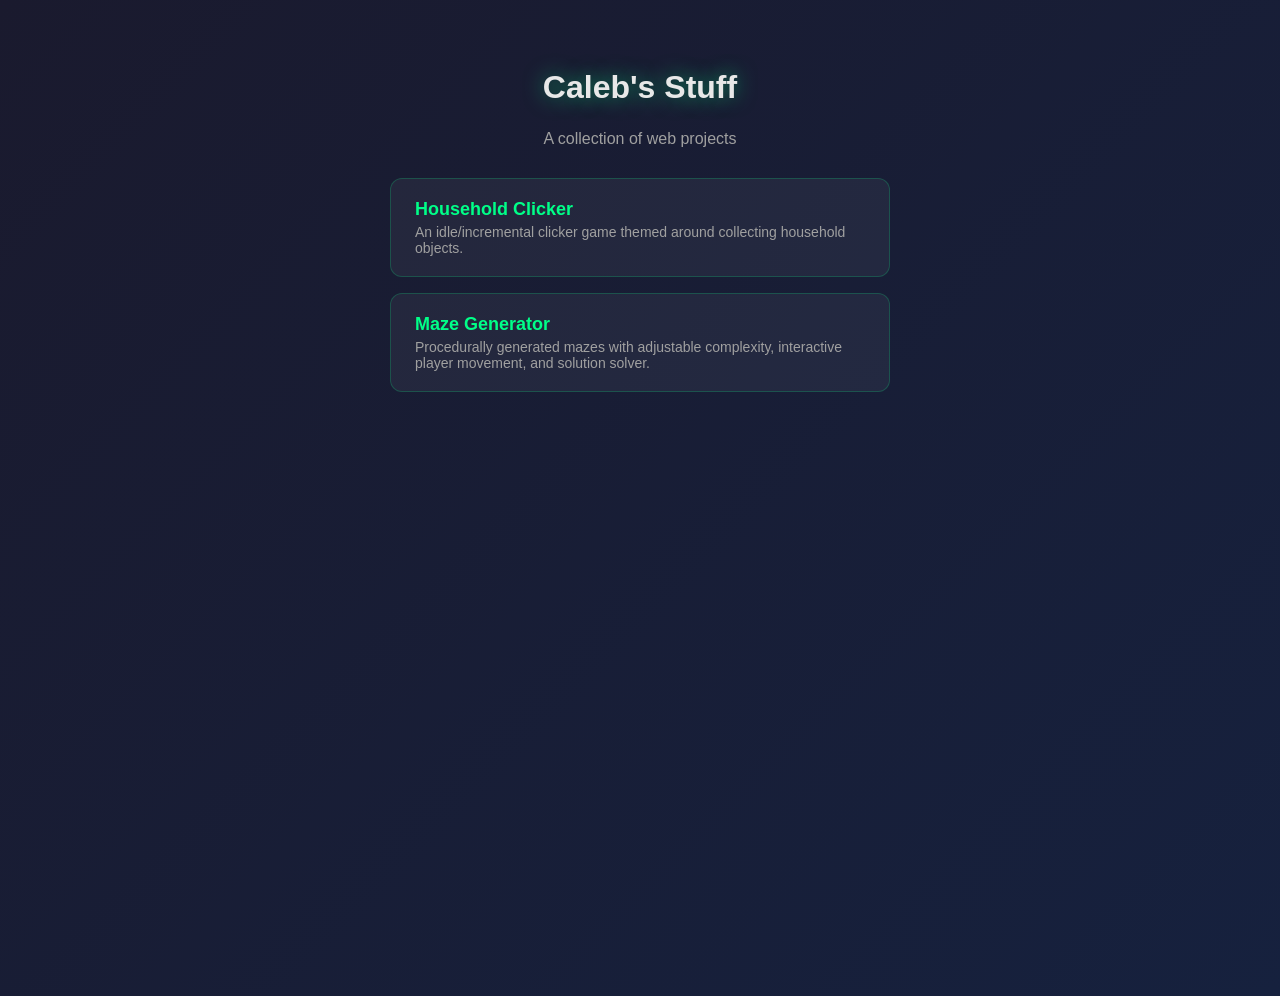
<file: index.html>
<!DOCTYPE html>
<html lang="en">
<head>
    <meta charset="UTF-8">
    <meta name="viewport" content="width=device-width, initial-scale=1.0">
    <title>Caleb's Stuff</title>
    <style>
        body {
            font-family: 'Segoe UI', Tahoma, Geneva, Verdana, sans-serif;
            background: linear-gradient(135deg, #1a1a2e 0%, #16213e 100%);
            min-height: 100vh;
            display: flex;
            flex-direction: column;
            align-items: center;
            padding: 40px 20px;
            color: #e8e8e8;
        }
        h1 {
            margin-bottom: 8px;
            text-shadow: 0 0 20px rgba(0, 255, 136, 0.5);
        }
        p.sub {
            color: #a0a0a0;
            margin-bottom: 30px;
        }
        .projects {
            display: flex;
            flex-direction: column;
            gap: 16px;
            width: 100%;
            max-width: 500px;
        }
        .project {
            background: rgba(255,255,255,0.05);
            border: 1px solid rgba(0,255,136,0.2);
            border-radius: 12px;
            padding: 20px 24px;
            text-decoration: none;
            color: #e8e8e8;
            transition: all 0.2s ease;
        }
        .project:hover {
            background: rgba(0,255,136,0.1);
            border-color: #00ff88;
            transform: translateY(-2px);
        }
        .project h2 {
            font-size: 18px;
            margin: 0 0 4px 0;
            color: #00ff88;
        }
        .project p {
            margin: 0;
            font-size: 14px;
            color: #a0a0a0;
        }
    </style>
</head>
<body>
    <h1>Caleb's Stuff</h1>
    <p class="sub">A collection of web projects</p>
    <div class="projects">
        <a class="project" href="clicker game/index.html">
            <h2>Household Clicker</h2>
            <p>An idle/incremental clicker game themed around collecting household objects.</p>
        </a>
        <a class="project" href="maze-generator/">
            <h2>Maze Generator</h2>
            <p>Procedurally generated mazes with adjustable complexity, interactive player movement, and solution solver.</p>
        </a>
    </div>
</body>
</html>
</file>
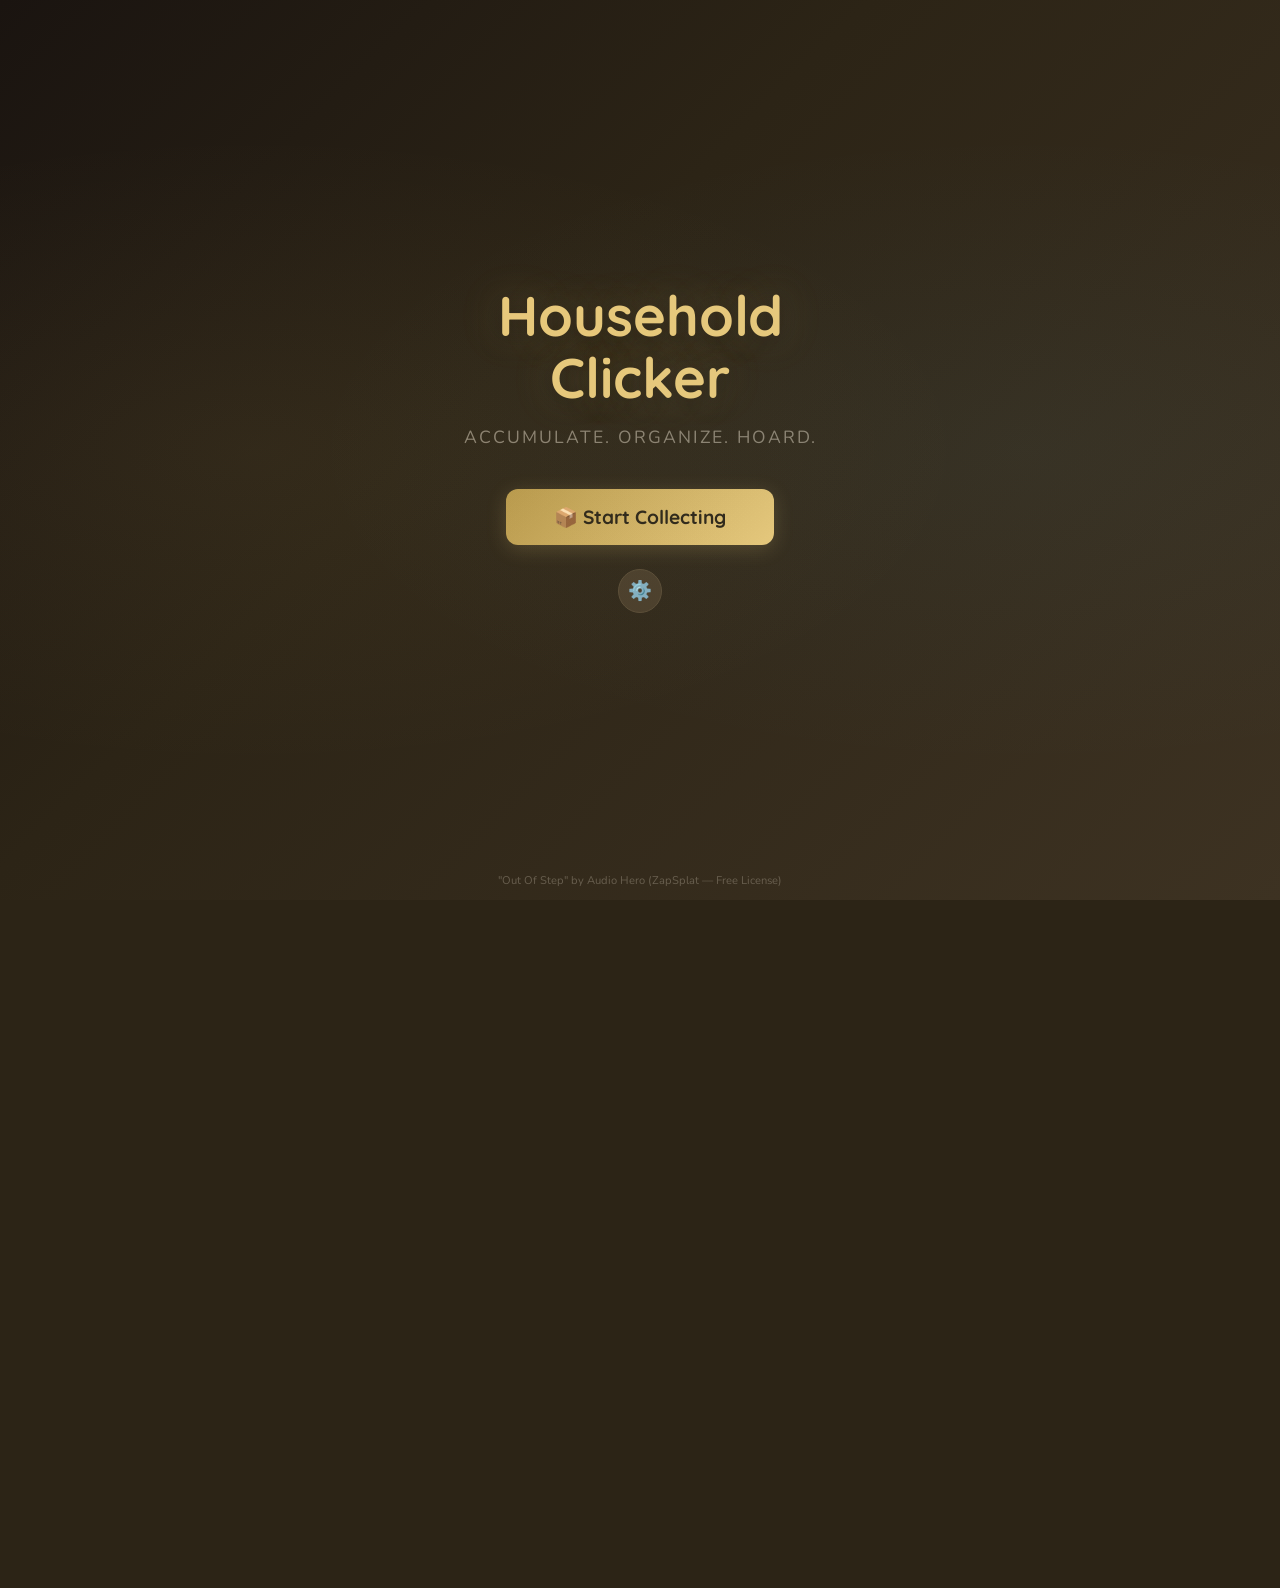
<file: clicker game/index.html>
<!DOCTYPE html>
<html lang="en">
<head>
  <meta charset="UTF-8">
  <meta name="viewport" content="width=device-width, initial-scale=1.0">
  <title>Household Clicker</title>
  <link rel="preconnect" href="https://fonts.googleapis.com">
  <link rel="preconnect" href="https://fonts.gstatic.com" crossorigin>
  <link href="https://fonts.googleapis.com/css2?family=Quicksand:wght@400;600;700&family=Nunito:wght@400;700&display=swap" rel="stylesheet">
  <link rel="stylesheet" href="style.css">
</head>
<body>
  <div id="homescreen">
    <div class="homescreen-content">
      <h1 class="homescreen-title">Household<br>Clicker</h1>
      <p class="homescreen-subtitle">Accumulate. Organize. Hoard.</p>
      <button id="start-btn" class="homescreen-btn">📦 Start Collecting</button>
      <div class="homescreen-settings">
        <button id="settings-toggle" class="settings-toggle">⚙️</button>
        <div id="settings-panel" class="settings-panel">
          <h3>Settings</h3>
          <label class="slider-label">Brightness
            <input type="range" id="brightness-slider" min="50" max="150" value="100">
          </label>
          <label class="slider-label">Sound
            <input type="range" id="sound-slider" min="0" max="100" value="100">
          </label>
          <label class="slider-label">SFX
            <input type="range" id="sfx-slider" min="0" max="100" value="100">
          </label>
          <label class="slider-label">Music
            <input type="range" id="music-slider" min="0" max="100" value="100">
          </label>
        </div>
      </div>
      <p class="homescreen-attribution">"Out Of Step" by Audio Hero (ZapSplat — Free License)</p>
    </div>
  </div>

  <div id="app">
    <header id="resource-bar">
      <div class="resource" id="stuff-display"><span class="res-icon">📦</span><span class="res-value" id="stuff-amount">0</span><span class="res-rate" id="stuff-rate">(+0/s)</span></div>
      <div class="resource" id="energy-display"><span class="res-icon">⚡</span><span class="res-value" id="energy-amount">0</span><span class="res-rate" id="energy-rate">(+0/s)</span></div>
      <div class="resource" id="rp-display"><span class="res-icon">📄</span><span class="res-value" id="research-points-amount">0</span><span class="res-rate" id="research-points-rate">(+0/s)</span></div>
      <div class="era-badge" id="room-badge">🚪 Closet</div>
    </header>

    <main>
      <section id="click-area">
        <div class="object-container">
          <div class="glow"></div>
          <button id="click-button" class="object-btn" aria-label="Click to acquire">📦</button>
          <div class="click-particles" id="click-particles"></div>
        </div>
        <p class="click-hint">Click to acquire <strong>+<span id="click-power-display">1</span></strong> Stuff</p>
      </section>

      <nav id="tab-bar">
        <button class="tab-btn active" data-tab="items">📦 Items</button>
        <button class="tab-btn" data-tab="lab">🔬 Lab</button>
        <button class="tab-btn" data-tab="energy">⚡ Energy</button>
        <button class="tab-btn" data-tab="upgrades">⬆️ Upgrades</button>
        <button class="tab-btn" data-tab="milestones">🏆 Milestones</button>
        <button class="tab-btn" data-tab="altar">🕯️ Altar</button>
      </nav>

      <section id="tab-content">
        <div class="tab-panel active" id="panel-items">
          <h2>Household Items</h2>
          <p class="panel-subtitle">Acquire items to generate Stuff automatically</p>
          <div id="items-list"></div>
        </div>

        <div class="tab-panel" id="panel-lab">
          <h2>🔬 Research Lab</h2>
          <p class="panel-subtitle">Build lab equipment to generate Research Points</p>
          <div id="research-status" class="research-banner powered">🟢 Research Running</div>
          <div id="research-lab-list"></div>
          <h3 style="margin-top:24px;">📖 Research Projects</h3>
          <p class="panel-subtitle">Spend Research Points on permanent upgrades</p>
          <div id="research-projects-list"></div>
        </div>

        <div class="tab-panel" id="panel-energy">
          <h2>⚡ Energy Production</h2>
          <p class="panel-subtitle">Build energy generators to produce ⚡</p>
          <div id="energy-items-list"></div>

          <h3 style="margin-top:24px;">⚡ Energy Balance</h3>
          <div class="energy-balance">
            <span>Producing: <strong id="energy-prod-display">+0/s</strong></span>
            <span>Research drain: <strong id="energy-drain-display">−0/s</strong></span>
          </div>

          <h3 style="margin-top:24px;">🚀 Energy Actions</h3>
          <div class="energy-actions">
            <div class="action-card">
              <button id="boost-btn" class="action-btn boost-btn" disabled style="display:none">🚀 Boost</button>
              <p id="boost-info" class="action-info">Unlock from Energy upgrades</p>
            </div>
            <div class="action-card">
              <button id="convert-btn" class="action-btn convert-btn" disabled style="display:none">🔄 Convert</button>
              <p id="convert-info" class="action-info">Unlock from Energy upgrades</p>
            </div>
          </div>
          <div class="auto-convert-row">
            <label class="toggle-label">
              <input type="checkbox" id="auto-convert-toggle"> Auto-Convert
            </label>
            <div class="auto-convert-config">
              <label>Amount: <input type="number" id="auto-convert-amount" value="500" min="50" step="50"> ⚡</label>
              <label>Every: <input type="number" id="auto-convert-interval" value="10" min="1" step="1">s</label>
            </div>
          </div>

          <h3 style="margin-top:24px;">⚡ Energy Upgrades</h3>
          <p class="panel-subtitle">Upgrades bought with Energy</p>
          <div id="energy-upgrades-list"></div>
        </div>

        <div class="tab-panel" id="panel-upgrades">
          <h2>Upgrades</h2>
          <p class="panel-subtitle">Permanent boosts for your household</p>
          <div id="upgrades-list"></div>
        </div>

        <div class="tab-panel" id="panel-milestones">
          <h2>Milestones</h2>
          <p class="panel-subtitle">Achievements throughout your journey</p>
          <div id="achievements-list"></div>
        </div>

        <div class="tab-panel" id="panel-altar">
          <h2>🕯️ Hygieia's Altar</h2>
          <p class="panel-subtitle">The goddess of cleanliness watches over your home...</p>
          <div class="altar-flavor">
            <p>"Bring me your clutter, and I shall bless your home."</p>
          </div>
          <div class="altar-cost-display" id="altar-cost">
            <div class="altar-cost-item"><span class="altar-cost-icon">📦</span><span id="altar-cost-stuff">0</span></div>
            <div class="altar-cost-item"><span class="altar-cost-icon">⚡</span><span id="altar-cost-energy">0</span></div>
            <div class="altar-cost-item"><span class="altar-cost-icon">📄</span><span id="altar-cost-rp">0</span></div>
          </div>
          <button id="altar-btn" class="altar-btn">🙏 Pray at the Altar</button>
          <div id="blessing-cards" class="blessing-cards"></div>
          <div id="owned-blessings">
            <h3>Your Blessings</h3>
            <div id="blessings-list"></div>
          </div>

          <div class="danger-zone">
            <h3>💀 Danger Zone</h3>
            <p>Permanently delete all progress, including blessings.</p>
            <button id="wipe-btn" class="wipe-btn">💥 Wipe Save</button>
          </div>
        </div>
      </section>
    </main>

    <div id="notification-container"></div>
  </div>

  <div id="tutorial-overlay" class="tutorial-overlay hidden">
    <div class="tutorial-spotlight" id="tutorial-spotlight"></div>
    <div class="tutorial-box" id="tutorial-box">
      <div class="tutorial-step-counter" id="tutorial-step-counter">1 / 8</div>
      <h3 class="tutorial-title" id="tutorial-title"></h3>
      <p class="tutorial-text" id="tutorial-text"></p>
      <div class="tutorial-controls">
        <button id="tutorial-back" class="tutorial-btn tutorial-back-btn">← Back</button>
        <button id="tutorial-skip" class="tutorial-btn tutorial-skip-btn">Skip</button>
        <button id="tutorial-next" class="tutorial-btn tutorial-next-btn">Next →</button>
      </div>
    </div>
  </div>

  <script src="js/gameState.js"></script>
  <script src="js/resources.js"></script>
  <script src="js/adaptations.js"></script>
  <script src="js/energy.js"></script>
  <script src="js/research.js"></script>
  <script src="js/upgrades.js"></script>
  <script src="js/achievements.js"></script>
  <script src="js/prestige.js"></script>
  <script src="js/save.js"></script>
  <script src="js/events.js"></script>
  <script src="js/ui.js"></script>
  <script src="js/whoosh_data.js"></script>
  <script src="js/audio.js"></script>
  <script src="js/tutorial.js"></script>
  <script src="js/main.js"></script>
</body>
</html>
</file>
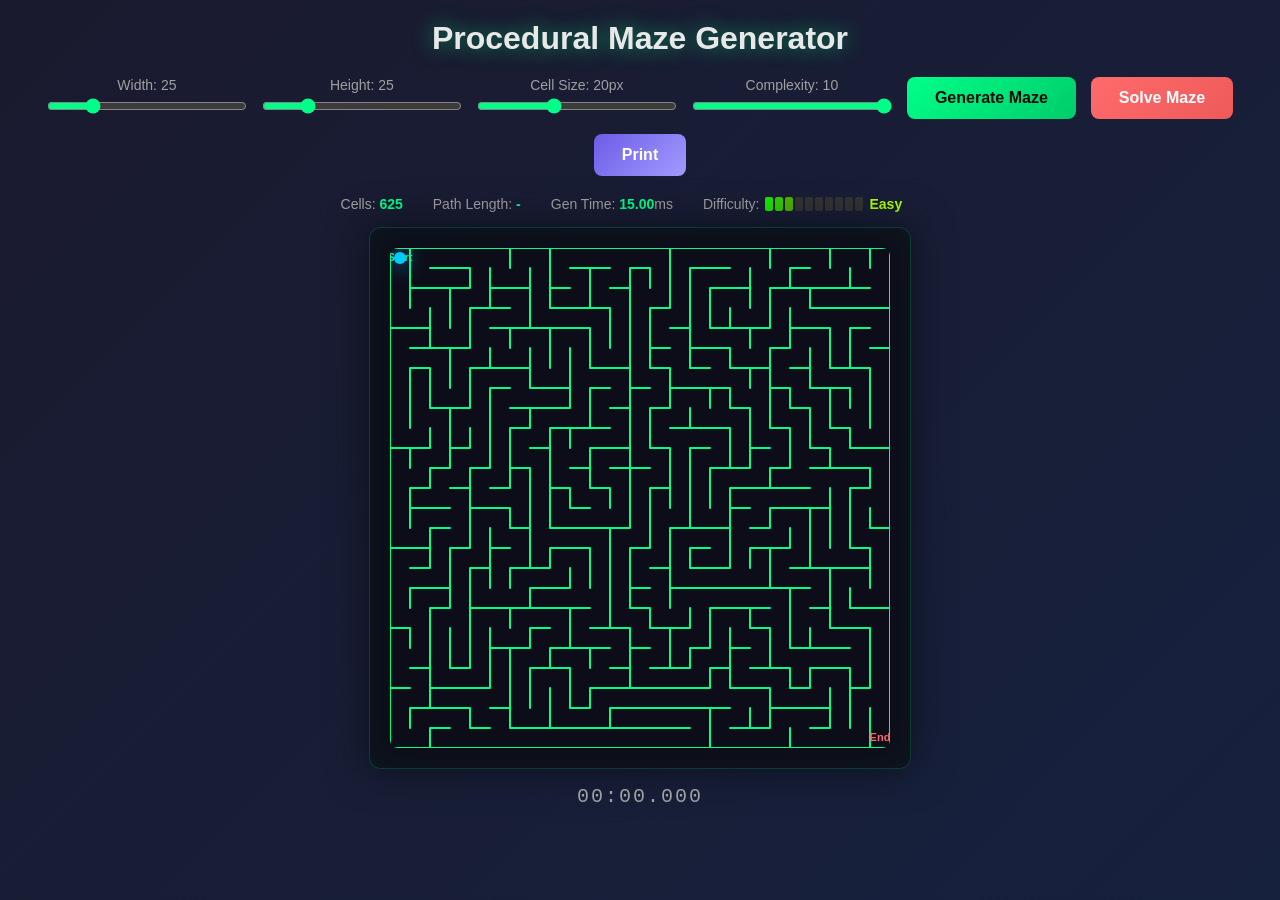
<file: maze-generator/index.html>
<!DOCTYPE html>
<html lang="en">
<head>
    <meta charset="UTF-8">
    <meta name="viewport" content="width=device-width, initial-scale=1.0">
    <title>Procedural Maze Generator</title>
    <style>
        * {
            margin: 0;
            padding: 0;
            box-sizing: border-box;
        }
        body {
            font-family: 'Segoe UI', Tahoma, Geneva, Verdana, sans-serif;
            background: linear-gradient(135deg, #1a1a2e 0%, #16213e 100%);
            min-height: 100vh;
            display: flex;
            flex-direction: column;
            align-items: center;
            padding: 20px;
        }
        h1 {
            color: #e8e8e8;
            margin-bottom: 20px;
            text-shadow: 0 0 20px rgba(0, 255, 136, 0.5);
        }
        .controls {
            display: flex;
            gap: 15px;
            margin-bottom: 20px;
            flex-wrap: wrap;
            justify-content: center;
        }
        .control-group {
            display: flex;
            flex-direction: column;
            align-items: center;
            gap: 5px;
        }
        label {
            color: #a0a0a0;
            font-size: 14px;
        }
        input[type="range"] {
            width: 200px;
            accent-color: #00ff88;
        }
        button {
            padding: 12px 28px;
            font-size: 16px;
            font-weight: 600;
            border: none;
            border-radius: 8px;
            cursor: pointer;
            transition: all 0.2s ease;
        }
        #generateBtn {
            background: linear-gradient(135deg, #00ff88 0%, #00cc6a 100%);
            color: #0a0a0a;
        }
        #generateBtn:hover {
            transform: translateY(-2px);
            box-shadow: 0 8px 25px rgba(0, 255, 136, 0.4);
        }
        #solveBtn {
            background: linear-gradient(135deg, #ff6b6b 0%, #ee5a5a 100%);
            color: white;
        }
        #solveBtn:hover {
            transform: translateY(-2px);
            box-shadow: 0 8px 25px rgba(255, 107, 107, 0.4);
        }
        #solveBtn:disabled {
            opacity: 0.5;
            cursor: not-allowed;
            transform: none;
        }
        #printBtn {
            background: linear-gradient(135deg, #6c5ce7 0%, #a29bfe 100%);
            color: white;
        }
        #printBtn:hover {
            transform: translateY(-2px);
            box-shadow: 0 8px 25px rgba(108, 92, 231, 0.4);
        }
        #printSize {
            display: none;
        }
        @media print {
            body {
                background: white !important;
                padding: 0 !important;
            }
            h1, .controls, .info, #printBtn, #solvedOverlay, .live-timer {
                display: none !important;
            }
            #mazeContainer {
                background: none !important;
                box-shadow: none !important;
                border: none !important;
                padding: 0 !important;
                border-radius: 0 !important;
                margin: 0 auto !important;
            }
            #mazeCanvas {
                border-radius: 0 !important;
                max-width: 100% !important;
                height: auto !important;
            }
            #printSize {
                display: block !important;
                text-align: center;
                font-family: 'Segoe UI', Tahoma, Geneva, Verdana, sans-serif;
                font-size: 18px;
                font-weight: 600;
                color: #000 !important;
                margin-bottom: 12px;
            }
        }
        .info {
            display: flex;
            gap: 30px;
            margin-bottom: 15px;
            color: #a0a0a0;
            font-size: 14px;
        }
        .info span {
            color: #00ff88;
            font-weight: 600;
        }
        .difficulty-meter {
            display: flex;
            align-items: center;
            gap: 6px;
            font-size: 14px;
        }
        .meter-bars {
            display: inline-flex;
            gap: 2px;
        }
        .meter-bar {
            width: 8px;
            height: 14px;
            border-radius: 2px;
            transition: background 0.3s;
        }
        .meter-bar.filled {
            background: #00ff88;
        }
        .meter-bar.empty {
            background: #333;
        }
        .meter-label {
            color: #00ff88;
            font-weight: 600;
            min-width: 70px;
        }
        #mazeContainer {
            background: #0d0d1a;
            border-radius: 12px;
            padding: 20px;
            box-shadow: 
                0 0 40px rgba(0, 0, 0, 0.5),
                inset 0 0 40px rgba(0, 255, 136, 0.05);
            border: 1px solid rgba(0, 255, 136, 0.2);
        }
        #mazeCanvas {
            display: block;
            border-radius: 8px;
        }
        #solvedOverlay {
            display: none;
            text-align: center;
            margin-top: 20px;
        }
        #solvedOverlay.visible {
            display: block;
        }
        .solved-text {
            font-size: 28px;
            font-weight: 700;
            color: #ffd700;
            text-shadow: 0 0 20px rgba(255, 215, 0, 0.5);
            margin-bottom: 8px;
        }
        .solved-time {
            font-size: 16px;
            color: #a0a0a0;
            margin-bottom: 12px;
            font-family: 'Courier New', monospace;
            letter-spacing: 1px;
        }
        .solved-buttons {
            display: flex;
            gap: 12px;
            justify-content: center;
        }
        .solved-buttons button {
            padding: 10px 24px;
            font-size: 14px;
            font-weight: 600;
            border: none;
            border-radius: 8px;
            cursor: pointer;
            transition: all 0.2s ease;
        }
        .live-timer {
            text-align: center;
            font-family: 'Courier New', monospace;
            font-size: 20px;
            color: #a0a0a0;
            margin-top: 16px;
            letter-spacing: 2px;
        }
        #dismissBtn {
            background: #444;
            color: #eee;
        }
        #dismissBtn:hover {
            background: #555;
        }
        #regenerateBtn {
            background: linear-gradient(135deg, #00ff88 0%, #00cc6a 100%);
            color: #0a0a0a;
        }
        #regenerateBtn:hover {
            transform: scale(1.05);
        }
        @media (max-width: 600px) {
            .controls {
                flex-direction: column;
                align-items: center;
            }
            input[type="range"] {
                width: 100%;
                max-width: 280px;
            }
            .info {
                flex-direction: column;
                gap: 5px;
            }
        }
    </style>
</head>
<body>
    <h1>Procedural Maze Generator</h1>
    
    <div class="controls">
        <div class="control-group">
            <label>Width: <span id="widthValue">25</span></label>
            <input type="range" id="widthRange" min="5" max="101" value="25" step="1">
        </div>
        <div class="control-group">
            <label>Height: <span id="heightValue">25</span></label>
            <input type="range" id="heightRange" min="5" max="101" value="25" step="1">
        </div>
        <div class="control-group">
            <label>Cell Size: <span id="cellSizeValue">20</span>px</label>
            <input type="range" id="cellSizeRange" min="8" max="40" value="20">
        </div>
        <div class="control-group">
            <label>Complexity: <span id="complexityValue">10</span></label>
            <input type="range" id="complexityRange" min="1" max="10" value="10">
        </div>
        <button id="generateBtn">Generate Maze</button>
        <button id="solveBtn" disabled>Solve Maze</button>
        <button id="printBtn">Print</button>
    </div>
    
    <div class="info">
        <div>Cells: <span id="cellCount">625</span></div>
        <div>Path Length: <span id="pathLength">-</span></div>
        <div>Gen Time: <span id="genTime">-</span>ms</div>
        <div class="difficulty-meter">
            Difficulty:
            <span class="meter-bars" id="meterBars"></span>
            <span class="meter-label" id="meterLabel">Very Hard</span>
        </div>
    </div>
    
    <div id="printSize"></div>
    <div id="mazeContainer">
        <canvas id="mazeCanvas"></canvas>
    </div>
    <div class="live-timer" id="liveTimer">00:00.000</div>
    <div id="solvedOverlay">
        <div class="solved-text">Solved!</div>
        <div class="solved-time" id="solvedTime"></div>
        <div class="solved-buttons">
            <button id="dismissBtn">Dismiss</button>
            <button id="regenerateBtn">Regenerate</button>
        </div>
    </div>

    <script src="maze.js"></script>
    <script>
        const canvas = document.getElementById('mazeCanvas');
        const ctx = canvas.getContext('2d');
        
        const widthRange = document.getElementById('widthRange');
        const heightRange = document.getElementById('heightRange');
        const cellSizeRange = document.getElementById('cellSizeRange');
        const complexityRange = document.getElementById('complexityRange');
        const widthValue = document.getElementById('widthValue');
        const heightValue = document.getElementById('heightValue');
        const cellSizeValue = document.getElementById('cellSizeValue');
        const complexityValue = document.getElementById('complexityValue');
        const cellCount = document.getElementById('cellCount');
        const pathLengthEl = document.getElementById('pathLength');
        const genTimeEl = document.getElementById('genTime');
        const generateBtn = document.getElementById('generateBtn');
        const solveBtn = document.getElementById('solveBtn');
        const printBtn = document.getElementById('printBtn');
        const printSize = document.getElementById('printSize');
        const solvedOverlay = document.getElementById('solvedOverlay');
        const dismissBtn = document.getElementById('dismissBtn');
        const regenerateBtn = document.getElementById('regenerateBtn');
        
        let maze = null;
        let solution = null;
        let animating = false;
        let playerX = 0;
        let playerY = 0;
        let playerVisualX = 0;
        let playerVisualY = 0;
        let playerAnim = null;
        let playerBounce = null;
        let won = false;
        let timerStart = null;
        let timerFrameId = null;
        
        widthRange.addEventListener('input', () => {
            widthValue.textContent = widthRange.value;
            updateCellCount();
            if (maze) updateDifficultyMeter(maze);
        });
        heightRange.addEventListener('input', () => {
            heightValue.textContent = heightRange.value;
            updateCellCount();
            if (maze) updateDifficultyMeter(maze);
        });
        cellSizeRange.addEventListener('input', () => {
            cellSizeValue.textContent = cellSizeRange.value;
        });
        complexityRange.addEventListener('input', () => {
            complexityValue.textContent = complexityRange.value;
            if (maze) updateDifficultyMeter(maze);
        });
        
        function countWallNeighbors(walls, width, height, type, y, x) {
            let count = 0;
            if (type === 'h') {
                if (x > 0 && walls.h[y][x - 1]) count++;
                if (x + 1 < width && walls.h[y][x + 1]) count++;
                if (y > 0 && walls.v[y - 1][x]) count++;
                if (y < height && walls.v[y][x]) count++;
                if (y > 0 && walls.v[y - 1][x + 1]) count++;
                if (y < height && walls.v[y][x + 1]) count++;
            } else {
                if (y > 0 && walls.v[y - 1][x]) count++;
                if (y + 1 < height && walls.v[y + 1][x]) count++;
                if (x > 0 && walls.h[y][x - 1]) count++;
                if (walls.h[y][x]) count++;
                if (x > 0 && walls.h[y + 1][x - 1]) count++;
                if (walls.h[y + 1][x]) count++;
            }
            return count;
        }

        function getWallNeighbors(walls, width, height, type, y, x) {
            const neighbors = [];
            if (type === 'h') {
                if (x > 0 && walls.h[y][x - 1]) neighbors.push({t: 'h', y: y, x: x - 1});
                if (x + 1 < width && walls.h[y][x + 1]) neighbors.push({t: 'h', y: y, x: x + 1});
                if (y > 0 && walls.v[y - 1][x]) neighbors.push({t: 'v', y: y - 1, x: x});
                if (y < height && walls.v[y][x]) neighbors.push({t: 'v', y: y, x: x});
                if (y > 0 && walls.v[y - 1][x + 1]) neighbors.push({t: 'v', y: y - 1, x: x + 1});
                if (y < height && walls.v[y][x + 1]) neighbors.push({t: 'v', y: y, x: x + 1});
            } else {
                if (y > 0 && walls.v[y - 1][x]) neighbors.push({t: 'v', y: y - 1, x: x});
                if (y + 1 < height && walls.v[y + 1][x]) neighbors.push({t: 'v', y: y + 1, x: x});
                if (x > 0 && walls.h[y][x - 1]) neighbors.push({t: 'h', y: y, x: x - 1});
                if (walls.h[y][x]) neighbors.push({t: 'h', y: y, x: x});
                if (x > 0 && walls.h[y + 1][x - 1]) neighbors.push({t: 'h', y: y + 1, x: x - 1});
                if (walls.h[y + 1][x]) neighbors.push({t: 'h', y: y + 1, x: x});
            }
            return neighbors;
        }

        function allWallsBoundaryConnected(maze) {
            const {width, height, walls} = maze;
            const visitedH = Array(height + 1).fill(null).map(() => Array(width).fill(false));
            const visitedV = Array(height).fill(null).map(() => Array(width + 1).fill(false));
            const queue = [];

            for (let x = 0; x < width; x++) {
                if (walls.h[0][x]) { visitedH[0][x] = true; queue.push({t: 'h', y: 0, x: x}); }
                if (walls.h[height][x]) { visitedH[height][x] = true; queue.push({t: 'h', y: height, x: x}); }
            }
            for (let y = 0; y < height; y++) {
                if (walls.v[y][0]) { visitedV[y][0] = true; queue.push({t: 'v', y: y, x: 0}); }
                if (walls.v[y][width]) { visitedV[y][width] = true; queue.push({t: 'v', y: y, x: width}); }
            }

            while (queue.length > 0) {
                const cur = queue.shift();
                const nbs = getWallNeighbors(walls, width, height, cur.t, cur.y, cur.x);
                for (const nb of nbs) {
                    if (nb.t === 'h' && !visitedH[nb.y][nb.x]) {
                        visitedH[nb.y][nb.x] = true;
                        queue.push(nb);
                    } else if (nb.t === 'v' && !visitedV[nb.y][nb.x]) {
                        visitedV[nb.y][nb.x] = true;
                        queue.push(nb);
                    }
                }
            }

            for (let y = 0; y <= height; y++)
                for (let x = 0; x < width; x++)
                    if (walls.h[y][x] && !visitedH[y][x]) return false;
            for (let y = 0; y < height; y++)
                for (let x = 0; x <= width; x++)
                    if (walls.v[y][x] && !visitedV[y][x]) return false;
            return true;
        }

        function countOpenPassages(walls, width, height, cx, cy) {
            let open = 0;
            if (cy > 0 && !walls.h[cy][cx]) open++;
            if (cy < height - 1 && !walls.h[cy + 1][cx]) open++;
            if (cx > 0 && !walls.v[cy][cx]) open++;
            if (cx < width - 1 && !walls.v[cy][cx + 1]) open++;
            return open;
        }

        function removeWalls(maze, count, allowTwoByTwo) {
            const {width, height, walls} = maze;
            const candidates = [];
            for (let y = 0; y < height; y++) {
                for (let x = 1; x < width; x++) {
                    if (walls.v[y][x]) candidates.push({wall: 'v', y, x});
                }
            }
            for (let y = 1; y < height; y++) {
                for (let x = 0; x < width; x++) {
                    if (walls.h[y][x]) candidates.push({wall: 'h', y, x});
                }
            }

            function touchesDeadEnd(c) {
                if (c.wall === 'v') {
                    return (c.x > 0 && countOpenPassages(walls, width, height, c.x - 1, c.y) === 1) ||
                           (c.x < width && countOpenPassages(walls, width, height, c.x, c.y) === 1);
                } else {
                    return (c.y > 0 && countOpenPassages(walls, width, height, c.x, c.y - 1) === 1) ||
                           (c.y < height && countOpenPassages(walls, width, height, c.x, c.y) === 1);
                }
            }

            const deadEndCandidates = candidates.filter(touchesDeadEnd);
            const otherCandidates = candidates.filter(c => !touchesDeadEnd(c));

            for (let i = deadEndCandidates.length - 1; i > 0; i--) {
                const j = Math.floor(Math.random() * (i + 1));
                [deadEndCandidates[i], deadEndCandidates[j]] = [deadEndCandidates[j], deadEndCandidates[i]];
            }
            for (let i = otherCandidates.length - 1; i > 0; i--) {
                const j = Math.floor(Math.random() * (i + 1));
                [otherCandidates[i], otherCandidates[j]] = [otherCandidates[j], otherCandidates[i]];
            }

            const ordered = [...deadEndCandidates, ...otherCandidates];
            let removed = 0;
            for (let i = 0; i < ordered.length && removed < count; i++) {
                const c = ordered[i];
                if (!allowTwoByTwo && createsTwoByTwo(walls, width, height, c.wall, c.y, c.x)) continue;
                walls[c.wall][c.y][c.x] = false;
                if (allWallsBoundaryConnected(maze)) {
                    removed++;
                } else {
                    walls[c.wall][c.y][c.x] = true;
                }
            }
        }

        function createsTwoByTwo(walls, width, height, type, y, x) {
            if (type === 'v') {
                if (y + 1 < height && !walls.v[y + 1][x] && !walls.h[y + 1][x - 1] && !walls.h[y + 1][x]) return true;
                if (y > 0 && !walls.v[y - 1][x] && !walls.h[y][x - 1] && !walls.h[y][x]) return true;
            } else {
                if (x + 1 < width && !walls.h[y][x + 1] && !walls.v[y - 1][x + 1] && !walls.v[y][x + 1]) return true;
                if (x > 0 && !walls.h[y][x - 1] && !walls.v[y - 1][x] && !walls.v[y][x]) return true;
            }
            return false;
        }

        function updateCellCount() {
            const w = parseInt(widthRange.value);
            const h = parseInt(heightRange.value);
            cellCount.textContent = w * h;
        }

        function getDifficultyData(maze) {
            if (!maze) return { label: '-', color: '#333', effective: 0 };
            const totalCells = maze.width * maze.height;
            const de = countDeadEnds(maze);
            const deadEndRatio = de / totalCells;
            const solution = solveMaze(maze);
            const minPath = maze.width + maze.height - 1;
            const pathRatio = solution ? solution.length / minPath : 1;
            const deadEndScore = Math.min(deadEndRatio / 0.35, 1);
            const pathScore = Math.min(Math.log(pathRatio) / Math.log(50), 1);
            const raw = deadEndScore * 0.5 + pathScore * 0.5;
            const effective = Math.max(1, Math.min(10, Math.round(raw * 9 + 1)));
            const labels = ['Very Easy', 'Easy', 'Medium', 'Hard', 'Very Hard'];
            const colors = ['#00ff88', '#aaff00', '#ffdd00', '#ff6600', '#ff2222'];
            const idx = Math.min(Math.floor((effective - 1) / 2), 4);
            return { label: labels[idx], color: colors[idx], effective };
        }

        function updateDifficultyMeter(maze) {
            const { label, color, effective } = getDifficultyData(maze);
            const barsHtml = Array.from({ length: 10 }, (_, i) =>
                `<span class="meter-bar ${i < effective ? 'filled' : 'empty'}"></span>`
            ).join('');
            document.getElementById('meterBars').innerHTML = barsHtml;
            document.getElementById('meterLabel').textContent = label;
            document.getElementById('meterLabel').style.color = color;
            document.querySelectorAll('.meter-bar.filled').forEach(el => {
                const idx = Array.from(el.parentNode.children).indexOf(el);
                const t = (idx + 1) / 10;
                const r = Math.round(255 * t);
                const g = Math.round(255 * (1 - t));
                el.style.background = `rgb(${r}, ${g}, 0)`;
            });
        }
        
        function drawMaze(maze, cellSize, solutionPath = null, animateProgress = 1, printMode = false) {
            const {width, height, walls} = maze;
            canvas.width = width * cellSize;
            canvas.height = height * cellSize;
            
            ctx.fillStyle = printMode ? '#ffffff' : '#0d0d1a';
            ctx.fillRect(0, 0, canvas.width, canvas.height);
            
            ctx.strokeStyle = printMode ? '#000000' : '#00ff88';
            ctx.lineWidth = Math.max(1, cellSize * 0.1);
            ctx.lineCap = 'round';
            
            ctx.beginPath();
            
            for (let y = 0; y <= height; y++) {
                for (let x = 0; x < width; x++) {
                    if (walls.h[y][x]) {
                        ctx.moveTo(x * cellSize, y * cellSize);
                        ctx.lineTo((x + 1) * cellSize, y * cellSize);
                    }
                }
            }
            
            for (let y = 0; y < height; y++) {
                for (let x = 0; x <= width; x++) {
                    if (walls.v[y][x]) {
                        ctx.moveTo(x * cellSize, y * cellSize);
                        ctx.lineTo(x * cellSize, (y + 1) * cellSize);
                    }
                }
            }
            
            ctx.stroke();
            
            ctx.font = `bold ${Math.max(10, cellSize * 0.55)}px sans-serif`;
            ctx.textAlign = 'center';
            ctx.textBaseline = 'middle';
            ctx.fillStyle = printMode ? '#000000' : '#00ff88';
            ctx.fillText('Start', cellSize / 2, cellSize / 2);

            ctx.fillStyle = printMode ? '#000000' : '#ff6b6b';
            ctx.fillText('End', (width - 1) * cellSize + cellSize / 2, (height - 1) * cellSize + cellSize / 2);
            
            if (solutionPath && !printMode) {
                const stepsToDraw = Math.floor(solutionPath.length * animateProgress);
                if (stepsToDraw > 1) {
                    ctx.strokeStyle = '#ffd700';
                    ctx.lineWidth = Math.max(2, cellSize * 0.15);
                    ctx.lineCap = 'round';
                    ctx.lineJoin = 'round';
                    ctx.globalAlpha = 0.8;
                    ctx.shadowColor = '#ffd700';
                    ctx.shadowBlur = 10;
                    
                    ctx.beginPath();
                    ctx.moveTo(
                        solutionPath[0].x * cellSize + cellSize / 2,
                        solutionPath[0].y * cellSize + cellSize / 2
                    );
                    
                    for (let i = 1; i < stepsToDraw; i++) {
                        ctx.lineTo(
                            solutionPath[i].x * cellSize + cellSize / 2,
                            solutionPath[i].y * cellSize + cellSize / 2
                        );
                    }
                    
                    ctx.stroke();
                    ctx.globalAlpha = 1;
                    ctx.shadowBlur = 0;
                }
            }
            
            if (!printMode) {
                let drawX = playerVisualX;
                let drawY = playerVisualY;
                if (playerBounce) {
                    const elapsed = performance.now() - playerBounce.startTime;
                    const t = Math.min(elapsed / playerBounce.duration, 1);
                    const offset = Math.sin(t * Math.PI) * 0.4;
                    drawX += playerBounce.dx * offset;
                    drawY += playerBounce.dy * offset;
                }
                const cx = drawX * cellSize + cellSize / 2;
                const cy = drawY * cellSize + cellSize / 2;
                const r = Math.max(4, cellSize * 0.3);
                ctx.beginPath();
                ctx.arc(cx, cy, r, 0, Math.PI * 2);
                ctx.fillStyle = '#00ccff';
                ctx.shadowColor = '#00ccff';
                ctx.shadowBlur = 20;
                ctx.fill();
                ctx.shadowBlur = 0;
            }
        }
        
        async function animateSolution(path) {
            animating = true;
            solveBtn.disabled = true;
            solveBtn.textContent = 'Solving...';
            
            const duration = 1500;
            const startTime = performance.now();
            
            function animate(currentTime) {
                const elapsed = currentTime - startTime;
                const progress = Math.min(elapsed / duration, 1);
                
                drawMaze(maze, parseInt(cellSizeRange.value), path, progress);
                
                if (progress < 1) {
                    requestAnimationFrame(animate);
                } else {
                    animating = false;
                    solveBtn.disabled = false;
                    solveBtn.textContent = 'Solve Maze';
                    pathLengthEl.textContent = path.length;
                }
            }
            
            requestAnimationFrame(animate);
        }
        
        function generate() {
            const startTime = performance.now();
            maze = generateMaze(parseInt(widthRange.value), parseInt(heightRange.value));
            const complexity = parseInt(complexityRange.value);
            if (complexity < 10) {
                const totalCells = maze.width * maze.height;
                const totalInternal = (maze.width - 1) * maze.height + maze.width * (maze.height - 1);
                const target = Math.round((10 - complexity) / 9 * totalInternal);
                removeWalls(maze, target, complexity <= 3);
            }
            const genTime = performance.now() - startTime;
            
            solution = null;
            playerX = 0;
            playerY = 0;
            playerVisualX = 0;
            playerVisualY = 0;
            playerAnim = null;
            playerBounce = null;
            won = false;
            timerStart = null;
            if (timerFrameId) { cancelAnimationFrame(timerFrameId); timerFrameId = null; }
            document.getElementById('liveTimer').textContent = '00:00.000';
            solvedOverlay.classList.remove('visible');
            genTimeEl.textContent = genTime.toFixed(2);
            pathLengthEl.textContent = '-';
            printSize.textContent = `${maze.width} x ${maze.height} Maze`;
            solveBtn.disabled = false;
            
            drawMaze(maze, parseInt(cellSizeRange.value));
            updateDifficultyMeter(maze);
        }

        generateBtn.addEventListener('click', generate);
        
        solveBtn.addEventListener('click', () => {
            if (!maze || animating) return;
            
            solution = solveMaze(maze);
            if (solution) {
                animateSolution(solution);
            }
        });
        
        cellSizeRange.addEventListener('input', () => {
            if (maze) {
                drawMaze(maze, parseInt(cellSizeRange.value), solution);
            }
        });

        printBtn.addEventListener('click', () => {
            if (!maze) return;
            printSize.textContent = `${maze.width} x ${maze.height} Maze`;
            window.print();
        });

        window.addEventListener('beforeprint', () => {
            if (!maze) return;
            drawMaze(maze, parseInt(cellSizeRange.value), null, 1, true);
        });

        window.addEventListener('afterprint', () => {
            if (!maze) return;
            drawMaze(maze, parseInt(cellSizeRange.value), solution);
        });

        dismissBtn.addEventListener('click', () => {
            solvedOverlay.classList.remove('visible');
            playerX = 0;
            playerY = 0;
            playerVisualX = 0;
            playerVisualY = 0;
            won = false;
            timerStart = null;
            if (timerFrameId) { cancelAnimationFrame(timerFrameId); timerFrameId = null; }
            document.getElementById('liveTimer').textContent = '00:00.000';
            drawMaze(maze, parseInt(cellSizeRange.value), solution);
        });

        regenerateBtn.addEventListener('click', () => {
            solvedOverlay.classList.remove('visible');
            generate();
        });

        function animatePlayer() {
            if (!playerAnim) return;
            const elapsed = performance.now() - playerAnim.startTime;
            const t = Math.min(elapsed / playerAnim.duration, 1);
            const eased = t * (2 - t);

            playerVisualX = playerAnim.fromX + (playerAnim.toX - playerAnim.fromX) * eased;
            playerVisualY = playerAnim.fromY + (playerAnim.toY - playerAnim.fromY) * eased;

            const cs = parseInt(cellSizeRange.value);
            drawMaze(maze, cs, solution);

            if (t >= 1) {
                playerVisualX = playerAnim.toX;
                playerVisualY = playerAnim.toY;
                playerAnim = null;
                if (playerX === maze.width - 1 && playerY === maze.height - 1) {
                    won = true;
                    if (timerFrameId) { cancelAnimationFrame(timerFrameId); timerFrameId = null; }
                    const elapsed = performance.now() - timerStart;
                    const min = Math.floor(elapsed / 60000);
                    const sec = Math.floor((elapsed % 60000) / 1000);
                    const ms = Math.floor(elapsed % 1000);
                    document.getElementById('solvedTime').textContent =
                        `${String(min).padStart(2, '0')}:${String(sec).padStart(2, '0')}.${String(ms).padStart(3, '0')}`;
                    solvedOverlay.classList.add('visible');
                }
                return;
            }
            requestAnimationFrame(animatePlayer);
        }

        function animatePlayerBounce() {
            if (!playerBounce) return;
            const elapsed = performance.now() - playerBounce.startTime;
            if (elapsed >= playerBounce.duration) {
                playerBounce = null;
                drawMaze(maze, parseInt(cellSizeRange.value), solution);
                return;
            }
            drawMaze(maze, parseInt(cellSizeRange.value), solution);
            requestAnimationFrame(animatePlayerBounce);
        }

        document.addEventListener('keydown', (e) => {
            if (!maze || animating || playerAnim || playerBounce || won) return;
            const key = e.key;
            if (!['ArrowUp','ArrowDown','ArrowLeft','ArrowRight','w','W','a','A','s','S','d','D'].includes(key)) return;
            e.preventDefault();

            let nx = playerX, ny = playerY;
            if (key === 'ArrowUp' || key === 'w' || key === 'W') ny--;
            else if (key === 'ArrowDown' || key === 's' || key === 'S') ny++;
            else if (key === 'ArrowLeft' || key === 'a' || key === 'A') nx--;
            else if (key === 'ArrowRight' || key === 'd' || key === 'D') nx++;
            else return;

            if (nx < 0 || nx >= maze.width || ny < 0 || ny >= maze.height) return;

            if (ny < playerY && maze.walls.h[playerY][nx]) {
                playerBounce = { dx: 0, dy: -1, startTime: performance.now(), duration: 200 };
                animatePlayerBounce();
                return;
            }
            if (ny > playerY && maze.walls.h[playerY + 1][nx]) {
                playerBounce = { dx: 0, dy: 1, startTime: performance.now(), duration: 200 };
                animatePlayerBounce();
                return;
            }
            if (nx < playerX && maze.walls.v[ny][playerX]) {
                playerBounce = { dx: -1, dy: 0, startTime: performance.now(), duration: 200 };
                animatePlayerBounce();
                return;
            }
            if (nx > playerX && maze.walls.v[ny][playerX + 1]) {
                playerBounce = { dx: 1, dy: 0, startTime: performance.now(), duration: 200 };
                animatePlayerBounce();
                return;
            }

            const oldX = playerX, oldY = playerY;
            if (timerStart === null) {
                timerStart = performance.now();
                (function tick() {
                    if (won || timerStart === null) return;
                    const elapsed = performance.now() - timerStart;
                    const min = Math.floor(elapsed / 60000);
                    const sec = Math.floor((elapsed % 60000) / 1000);
                    const ms = Math.floor(elapsed % 1000);
                    document.getElementById('liveTimer').textContent =
                        `${String(min).padStart(2, '0')}:${String(sec).padStart(2, '0')}.${String(ms).padStart(3, '0')}`;
                    timerFrameId = requestAnimationFrame(tick);
                })();
            }
            playerX = nx;
            playerY = ny;
            playerAnim = { fromX: oldX, fromY: oldY, toX: nx, toY: ny, startTime: performance.now(), duration: 100 };
            animatePlayer();
        });

        generate();
    </script>
</body>
</html>
</file>
<file: clicker game/style.css>
* {
  margin: 0;
  padding: 0;
  box-sizing: border-box;
}

:root {
  --bg-primary: #2c2416;
  --bg-secondary: #3d3222;
  --bg-card: #4a3d2a;
  --bg-hover: #5a4c36;
  --gold: #e8c87a;
  --gold-dark: #b8984a;
  --teal: #7ac4d8;
  --teal-dim: #5a9aaa;
  --amber: #e8b84e;
  --red: #d46a4a;
  --text: #d4d0c4;
  --text-dim: #8a8070;
  --text-bright: #f0ece0;
  --border: #5a4c36;
  --glow-warm: rgba(232, 200, 122, 0.15);
  --glow-gold: rgba(232, 200, 122, 0.2);
}

* {
  margin: 0;
  padding: 0;
  box-sizing: border-box;
}

html.homescreen-active, html.homescreen-active body {
  overflow: hidden;
  height: 100%;
}

#homescreen {
  position: fixed;
  inset: 0;
  z-index: 1000;
  display: flex;
  align-items: center;
  justify-content: center;
  background: linear-gradient(135deg, #1a1410 0%, #2c2416 40%, #3d3222 100%);
  transition: opacity 0.8s ease, visibility 0.8s ease;
}

#homescreen::after {
  content: '';
  position: absolute;
  inset: 0;
  background:
    radial-gradient(ellipse at 20% 50%, rgba(232, 200, 122, 0.05) 0%, transparent 50%),
    radial-gradient(ellipse at 80% 50%, rgba(122, 196, 216, 0.05) 0%, transparent 50%);
  pointer-events: none;
}

#homescreen.hidden {
  opacity: 0;
  visibility: hidden;
  pointer-events: none;
}

.homescreen-content {
  text-align: center;
  padding: 40px;
  max-height: 100vh;
  overflow-y: auto;
  animation: homescreen-in 1s ease-out;
}

@keyframes homescreen-in {
  from { opacity: 0; transform: translateY(30px); }
  to { opacity: 1; transform: translateY(0); }
}

.homescreen-title {
  font-family: 'Quicksand', sans-serif;
  font-size: 3.5rem;
  font-weight: 700;
  color: var(--gold);
  line-height: 1.1;
  text-shadow: 0 0 40px rgba(232, 200, 122, 0.3), 0 4px 20px rgba(0,0,0,0.5);
  margin-bottom: 16px;
}

.homescreen-subtitle {
  font-size: 1.1rem;
  color: var(--text-dim);
  margin-bottom: 40px;
  letter-spacing: 2px;
  text-transform: uppercase;
}

.homescreen-btn {
  padding: 16px 48px;
  background: linear-gradient(135deg, var(--gold-dark), var(--gold));
  border: none;
  border-radius: 12px;
  color: var(--bg-primary);
  font-family: 'Quicksand', sans-serif;
  font-weight: 700;
  font-size: 1.2rem;
  cursor: pointer;
  transition: all 0.3s;
  box-shadow: 0 4px 20px rgba(232, 200, 122, 0.2);
}

.homescreen-btn:hover {
  transform: translateY(-2px);
  box-shadow: 0 8px 30px rgba(232, 200, 122, 0.4);
}

.homescreen-btn:active {
  transform: translateY(0);
}

@media (max-width: 600px) {
  .homescreen-title { font-size: 2.2rem; }
  .homescreen-btn { padding: 14px 32px; font-size: 1rem; }
}

.homescreen-attribution {
  position: fixed;
  bottom: 12px;
  left: 0;
  right: 0;
  text-align: center;
  font-size: 0.7rem;
  color: var(--text-dim);
  opacity: 0.6;
}

.homescreen-settings {
  margin-top: 24px;
  position: relative;
}

.settings-toggle {
  width: 44px;
  height: 44px;
  border-radius: 50%;
  border: 1px solid var(--border);
  background: var(--bg-card);
  color: var(--text-dim);
  font-size: 1.2rem;
  cursor: pointer;
  transition: all 0.2s;
}

.settings-toggle:hover {
  background: var(--bg-hover);
  color: var(--text);
  border-color: var(--gold-dark);
}

.settings-panel {
  max-height: 0;
  opacity: 0;
  overflow: hidden;
  margin-top: 0;
  padding: 0 20px;
  background: var(--bg-card);
  border: 1px solid var(--border);
  border-radius: 12px;
  min-width: 240px;
  transition: max-height 0.4s ease, opacity 0.4s ease, padding 0.4s ease, margin-top 0.4s ease;
}

.settings-panel.open {
  max-height: 400px;
  opacity: 1;
  margin-top: 12px;
  padding: 20px;
}

@keyframes panel-in {
  from { opacity: 0; transform: translateY(-8px); }
  to { opacity: 1; transform: translateY(0); }
}

.settings-panel h3 {
  font-family: 'Quicksand', sans-serif;
  font-size: 0.95rem;
  color: var(--gold);
  margin-bottom: 12px;
  text-align: center;
}

.settings-btn {
  display: block;
  width: 100%;
  padding: 10px 16px;
  margin-bottom: 8px;
  background: var(--bg-secondary);
  border: 1px solid var(--border);
  border-radius: 8px;
  color: var(--text);
  font-family: 'Quicksand', sans-serif;
  font-weight: 600;
  font-size: 0.9rem;
  cursor: pointer;
  transition: all 0.2s;
  text-align: center;
}

.settings-btn:hover {
  background: var(--bg-hover);
  border-color: var(--gold-dark);
}

.settings-btn.danger {
  color: var(--red);
  border-color: var(--red);
}

.settings-btn.danger:hover {
  background: rgba(212, 106, 74, 0.15);
}

.import-btn {
  display: block;
}

.slider-label {
  display: flex;
  align-items: center;
  justify-content: space-between;
  gap: 12px;
  font-family: 'Quicksand', sans-serif;
  font-size: 0.85rem;
  color: var(--text);
  margin-bottom: 10px;
}

.slider-label input[type="range"] {
  width: 120px;
  height: 6px;
  appearance: none;
  background: var(--bg-secondary);
  border-radius: 3px;
  outline: none;
  cursor: pointer;
}

.slider-label input[type="range"]::-webkit-slider-thumb {
  appearance: none;
  width: 16px;
  height: 16px;
  border-radius: 50%;
  background: var(--gold);
  border: none;
  cursor: pointer;
}

.slider-label input[type="range"]::-moz-range-thumb {
  width: 16px;
  height: 16px;
  border-radius: 50%;
  background: var(--gold);
  border: none;
  cursor: pointer;
}

body {
  font-family: 'Nunito', 'Segoe UI', sans-serif;
  background: var(--bg-primary);
  color: var(--text);
  min-height: 100vh;
  overflow-x: hidden;
}

h1, h2, h3, h4 {
  font-family: 'Quicksand', sans-serif;
  color: var(--gold);
  font-weight: 700;
}

#app {
  max-width: 900px;
  margin: 0 auto;
  padding: 10px 16px 40px;
}

#resource-bar {
  display: flex;
  gap: 8px 16px;
  padding: 12px 16px;
  background: var(--bg-secondary);
  border: 1px solid var(--border);
  border-radius: 12px;
  margin-bottom: 16px;
  align-items: center;
  backdrop-filter: blur(8px);
  position: sticky;
  top: 8px;
  z-index: 10;
}

.resource {
  display: flex;
  align-items: center;
  gap: 4px;
  font-size: 0.95rem;
  white-space: nowrap;
  flex: 1;
  justify-content: center;
}

.res-icon { font-size: 1.1rem; }

.res-value {
  font-family: 'Quicksand', sans-serif;
  font-weight: 700;
  color: var(--text-bright);
  min-width: 50px;
}

.res-rate {
  font-size: 0.8rem;
  color: var(--teal);
  min-width: 55px;
}

.res-label {
  font-size: 0.75rem;
  color: var(--text-dim);
  text-transform: uppercase;
  letter-spacing: 1px;
}

.era-badge {
  margin-left: auto;
  padding: 4px 12px;
  background: linear-gradient(135deg, var(--gold-dark), var(--gold));
  color: var(--bg-primary);
  border-radius: 20px;
  font-family: 'Quicksand', sans-serif;
  font-weight: 700;
  font-size: 0.8rem;
  white-space: nowrap;
}

#click-area {
  text-align: center;
  padding: 24px 0;
}

.object-container {
  position: relative;
  display: inline-block;
}

.glow {
  position: absolute;
  inset: -20px;
  border-radius: 50%;
  background: radial-gradient(circle, var(--glow-warm) 0%, transparent 70%);
  animation: pulse-glow 3s ease-in-out infinite;
}

@keyframes pulse-glow {
  0%, 100% { transform: scale(1); opacity: 0.6; }
  50% { transform: scale(1.15); opacity: 1; }
}

.object-btn {
  position: relative;
  width: 140px;
  height: 140px;
  border-radius: 50%;
  border: 3px solid var(--gold-dark);
  background: radial-gradient(circle at 35% 35%, #4a3d2a, #2c2416);
  font-size: 4rem;
  cursor: pointer;
  transition: transform 0.1s, box-shadow 0.2s;
  z-index: 2;
  display: flex;
  align-items: center;
  justify-content: center;
  line-height: 1;
}

.object-btn:hover {
  box-shadow: 0 0 30px var(--glow-gold), 0 0 60px rgba(232, 200, 122, 0.1);
}

.object-btn:active {
  transform: scale(0.92);
}

.object-btn.clicked {
  animation: click-pop 0.15s ease-out;
}

@keyframes click-pop {
  0% { transform: scale(1); }
  40% { transform: scale(0.88); }
  100% { transform: scale(1); }
}

.click-particles {
  position: absolute;
  inset: 0;
  pointer-events: none;
  z-index: 3;
}

.click-particle {
  position: absolute;
  top: 50%;
  left: 50%;
  font-size: 1.2rem;
  animation: particle-fly 0.6s ease-out forwards;
  pointer-events: none;
}

@keyframes particle-fly {
  0% {
    opacity: 1;
    transform: translate(0, 0) scale(1);
  }
  100% {
    opacity: 0;
    transform: translate(var(--dx), var(--dy)) scale(0.3);
  }
}

.click-hint {
  margin-top: 16px;
  color: var(--text-dim);
  font-size: 0.95rem;
}

.click-hint strong {
  color: var(--gold);
}

#tab-bar {
  display: flex;
  gap: 4px;
  margin-bottom: 0;
  border-bottom: 1px solid var(--border);
}

.tab-btn {
  flex: 1;
  padding: 10px 4px;
  background: transparent;
  border: 1px solid transparent;
  border-bottom: none;
  color: var(--text-dim);
  font-family: 'Quicksand', sans-serif;
  font-weight: 600;
  font-size: 0.75rem;
  cursor: pointer;
  transition: all 0.2s;
  border-radius: 8px 8px 0 0;
  white-space: nowrap;
  user-select: none;
  cursor: grab;
}

.tab-btn:hover {
  color: var(--text);
  background: var(--bg-hover);
}

.tab-btn.active {
  color: var(--gold);
  background: var(--bg-secondary);
  border-color: var(--border);
}

.tab-btn.dragging {
  opacity: 0.4;
  transform: scale(0.95);
}

#tab-bar.drag-over .tab-btn.drag-target {
  border-left: 2px solid var(--gold);
}

#tab-content {
  background: var(--bg-secondary);
  border: 1px solid var(--border);
  border-top: none;
  border-radius: 0 0 12px 12px;
  padding: 20px;
  min-height: 300px;
}

.tab-panel {
  display: none;
}

.tab-panel.active {
  display: block;
}

.panel-subtitle {
  color: var(--text-dim);
  margin-bottom: 16px;
  font-style: italic;
  font-size: 0.9rem;
}

.item-entry, .upgrade-item, .achievement-item, .legacy-item {
  display: flex;
  align-items: center;
  justify-content: space-between;
  padding: 12px 16px;
  margin-bottom: 6px;
  background: var(--bg-card);
  border: 1px solid var(--border);
  border-radius: 8px;
  transition: background 0.2s;
}

.item-entry:hover, .upgrade-item:hover, .legacy-item:hover {
  background: var(--bg-hover);
}

.item-info, .upgrade-info, .achievement-info, .legacy-info {
  flex: 1;
}

.item-name, .upgrade-name, .achievement-name, .legacy-name {
  font-family: 'Quicksand', sans-serif;
  font-weight: 700;
  color: var(--text-bright);
  font-size: 0.95rem;
}

.item-desc, .upgrade-desc, .achievement-desc, .legacy-desc {
  font-size: 0.8rem;
  color: var(--text-dim);
}

.item-owned {
  color: var(--teal);
  font-family: 'Quicksand', sans-serif;
  font-weight: 700;
  font-size: 0.85rem;
  min-width: 40px;
  text-align: center;
}

.item-cost, .upgrade-cost, .legacy-cost {
  color: var(--gold);
  font-size: 0.85rem;
  min-width: 80px;
  text-align: right;
}

.buy-btn {
  padding: 6px 16px;
  background: linear-gradient(135deg, var(--gold-dark), var(--gold));
  border: none;
  border-radius: 6px;
  color: var(--bg-primary);
  font-family: 'Quicksand', sans-serif;
  font-weight: 700;
  font-size: 0.8rem;
  cursor: pointer;
  transition: opacity 0.2s, transform 0.1s;
  margin-left: 12px;
  min-width: 60px;
}

.buy-btn:hover {
  opacity: 0.9;
  box-shadow: 0 0 8px rgba(232, 200, 122, 0.4);
}

.buy-btn:active {
  transform: scale(0.97);
}

.buy-btn:disabled {
  opacity: 0.35;
  cursor: not-allowed;
  transform: none;
}

.buy-btn.owned {
  background: var(--teal-dim);
  color: var(--text-bright);
  cursor: default;
}

.item-entry.locked, .upgrade-item.locked {
  opacity: 0.5;
}

.achievement-item.locked {
  opacity: 0.4;
}

.achievement-item.locked .achievement-name {
  color: var(--text-dim);
}

.achievement-reward {
  font-size: 0.75rem;
  color: var(--gold);
  margin-top: 2px;
}

.prestige-info p {
  margin-bottom: 8px;
  font-size: 0.95rem;
}

.prestige-btn {
  padding: 12px 32px;
  background: linear-gradient(135deg, #5a3a1a, var(--gold-dark));
  border: 2px solid var(--gold);
  border-radius: 8px;
  color: var(--text-bright);
  font-family: 'Quicksand', sans-serif;
  font-weight: 700;
  font-size: 1rem;
  cursor: pointer;
  transition: all 0.2s;
  margin-top: 8px;
}

.prestige-btn:hover {
  background: linear-gradient(135deg, #7a5a2a, var(--gold));
  box-shadow: 0 0 20px rgba(232, 200, 122, 0.3);
}

.energy-actions {
  display: flex;
  gap: 16px;
  margin: 12px 0;
}

.action-card {
  flex: 1;
  background: var(--bg-card);
  border: 1px solid var(--border);
  border-radius: 8px;
  padding: 16px;
  text-align: center;
}

.action-btn {
  padding: 14px 24px;
  border: none;
  border-radius: 8px;
  font-family: 'Quicksand', sans-serif;
  font-weight: 700;
  font-size: 1.1rem;
  cursor: pointer;
  transition: all 0.2s;
  width: 100%;
  margin-bottom: 10px;
}

.action-btn:disabled {
  opacity: 0.35;
  cursor: not-allowed;
}

.boost-btn {
  background: linear-gradient(135deg, #1a4a5a, var(--teal));
  color: var(--text-bright);
}

.boost-btn:hover:not(:disabled) {
  background: linear-gradient(135deg, #2a5a6a, #7ac4d8);
  box-shadow: 0 0 15px rgba(122, 196, 216, 0.3);
}

.convert-btn {
  background: linear-gradient(135deg, #5a4a1a, var(--gold));
  color: var(--bg-primary);
}

.convert-btn:hover:not(:disabled) {
  background: linear-gradient(135deg, #6a5a2a, #e8c87a);
  box-shadow: 0 0 15px rgba(232, 200, 122, 0.3);
}

.action-info {
  font-size: 0.8rem;
  color: var(--text-dim);
}

.research-banner {
  padding: 10px 16px;
  border-radius: 8px;
  font-family: 'Quicksand', sans-serif;
  font-weight: 700;
  font-size: 0.9rem;
  margin-bottom: 12px;
  text-align: center;
}

.research-banner.powered {
  background: rgba(122, 196, 216, 0.15);
  border: 1px solid var(--teal);
  color: var(--teal);
}

.research-banner.starved {
  background: rgba(212, 106, 74, 0.15);
  border: 1px solid var(--red);
  color: var(--red);
}

.item-drain {
  color: var(--amber);
  font-size: 0.8rem;
  min-width: 70px;
  text-align: center;
  margin-left: 8px;
}

.energy-balance {
  display: flex;
  justify-content: center;
  gap: 24px;
  padding: 12px;
  background: var(--bg-card);
  border: 1px solid var(--border);
  border-radius: 8px;
  margin: 12px 0;
  font-size: 0.9rem;
}

.energy-balance strong {
  font-family: 'Quicksand', sans-serif;
  color: var(--text-bright);
}

.auto-convert-row {
  margin-top: 12px;
  text-align: center;
}

.toggle-label {
  display: inline-flex;
  align-items: center;
  gap: 8px;
  cursor: pointer;
  font-size: 0.85rem;
  color: var(--text);
}

.toggle-label input[type="checkbox"] {
  width: 18px;
  height: 18px;
  accent-color: var(--teal);
  cursor: pointer;
}

.auto-convert-config {
  display: flex;
  gap: 16px;
  justify-content: center;
  margin-top: 8px;
}

.auto-convert-config label {
  display: inline-flex;
  align-items: center;
  gap: 4px;
  font-size: 0.85rem;
  color: var(--text);
}

.auto-convert-config input[type="number"] {
  width: 80px;
  padding: 4px 8px;
  background: var(--bg-primary);
  border: 1px solid var(--border);
  border-radius: 4px;
  color: var(--text-bright);
  font-family: 'Quicksand', sans-serif;
  font-weight: 600;
  font-size: 0.85rem;
}

.auto-convert-config input[type="number"]:disabled {
  opacity: 0.4;
}

#notification-container {
  position: fixed;
  top: 80px;
  right: 16px;
  z-index: 100;
  display: flex;
  flex-direction: column;
  gap: 8px;
  pointer-events: none;
}

.notification {
  padding: 12px 20px;
  background: var(--bg-card);
  border: 1px solid var(--gold);
  border-radius: 8px;
  color: var(--gold);
  font-family: 'Quicksand', sans-serif;
  font-weight: 600;
  font-size: 0.85rem;
  animation: notif-in 0.3s ease-out, notif-out 0.3s ease-in 2.7s forwards;
  pointer-events: auto;
  box-shadow: 0 4px 20px rgba(0,0,0,0.5);
}

@keyframes notif-in {
  from { opacity: 0; transform: translateX(40px); }
  to { opacity: 1; transform: translateX(0); }
}

@keyframes notif-out {
  from { opacity: 1; transform: translateX(0); }
  to { opacity: 0; transform: translateX(40px); }
}

#legacy-upgrades {
  margin-top: 24px;
  padding-top: 20px;
  border-top: 1px solid var(--border);
}

#legacy-upgrades h3 {
  margin-bottom: 12px;
}

@media (max-width: 600px) {
  .object-btn {
    width: 100px;
    height: 100px;
    font-size: 3rem;
  }
  .tab-btn { font-size: 0.65rem; padding: 8px 2px; }
  #tab-content { padding: 12px; }
  .item-entry, .upgrade-item, .achievement-item, .legacy-item {
    flex-wrap: wrap;
    gap: 6px;
  }
  .buy-btn { margin-left: 0; }
  .energy-actions { flex-direction: column; }
}

.danger-zone {
  margin-top: 32px;
  padding-top: 20px;
  border-top: 2px solid var(--red);
  text-align: center;
}

.danger-zone h3 {
  color: var(--red);
  margin-bottom: 8px;
}

.danger-zone p {
  color: var(--text-dim);
  font-size: 0.8rem;
  margin-bottom: 12px;
}

.wipe-btn {
  padding: 10px 28px;
  background: var(--red);
  border: none;
  border-radius: 8px;
  color: var(--text-bright);
  font-family: 'Quicksand', sans-serif;
  font-weight: 700;
  font-size: 0.95rem;
  cursor: pointer;
  transition: all 0.2s;
}

.wipe-btn:hover {
  background: #e07050;
  box-shadow: 0 0 15px rgba(212, 106, 74, 0.4);
}

.wipe-btn:active {
  transform: scale(0.97);
}

.altar-flavor {
  text-align: center;
  font-style: italic;
  color: var(--gold);
  padding: 16px;
  margin-bottom: 16px;
  border: 1px solid var(--gold-dark);
  border-radius: 8px;
  background: rgba(232, 200, 122, 0.05);
}

.altar-cost-display {
  display: flex;
  justify-content: center;
  gap: 16px;
  margin: 16px 0;
}

.altar-cost-item {
  padding: 10px 20px;
  background: var(--bg-card);
  border: 1px solid var(--border);
  border-radius: 8px;
  font-family: 'Quicksand', sans-serif;
  font-weight: 700;
  font-size: 0.95rem;
  color: var(--text-bright);
}

.altar-cost-icon {
  margin-right: 6px;
}

.altar-btn {
  display: block;
  width: 100%;
  padding: 16px;
  background: linear-gradient(135deg, #5a3a1a, var(--gold-dark));
  border: 2px solid var(--gold);
  border-radius: 12px;
  color: var(--text-bright);
  font-family: 'Quicksand', sans-serif;
  font-weight: 700;
  font-size: 1.2rem;
  cursor: pointer;
  transition: all 0.2s;
  margin: 16px 0;
}

.altar-btn:hover:not(:disabled) {
  background: linear-gradient(135deg, #7a5a2a, var(--gold));
  box-shadow: 0 0 25px rgba(232, 200, 122, 0.3);
}

.altar-btn:disabled {
  opacity: 0.4;
  cursor: not-allowed;
}

.blessing-cards {
  display: flex;
  gap: 12px;
  margin: 16px 0;
  justify-content: center;
  flex-wrap: wrap;
}

.blessing-card {
  flex: 1;
  min-width: 180px;
  max-width: 250px;
  padding: 20px;
  background: var(--bg-card);
  border: 2px solid var(--gold);
  border-radius: 12px;
  text-align: center;
  cursor: pointer;
  transition: all 0.3s;
  animation: card-appear 0.4s ease-out;
}

@keyframes card-appear {
  from { opacity: 0; transform: translateY(20px) scale(0.95); }
  to { opacity: 1; transform: translateY(0) scale(1); }
}

.blessing-card:hover {
  background: var(--bg-hover);
  box-shadow: 0 0 25px rgba(232, 200, 122, 0.3);
  transform: translateY(-4px);
}

.blessing-card:active {
  transform: translateY(-1px);
}

.blessing-card .card-name {
  font-family: 'Quicksand', sans-serif;
  font-weight: 700;
  font-size: 1.1rem;
  color: var(--gold);
  margin-bottom: 8px;
}

.blessing-card .card-effect {
  font-size: 0.85rem;
  color: var(--text);
  margin-bottom: 8px;
  line-height: 1.4;
}

.blessing-card .card-rank {
  font-size: 0.8rem;
  color: var(--teal);
  font-weight: 600;
}

#owned-blessings {
  margin-top: 24px;
  padding-top: 16px;
  border-top: 1px solid var(--border);
}

#owned-blessings h3 {
  margin-bottom: 12px;
}

.owned-blessing {
  display: flex;
  justify-content: space-between;
  align-items: center;
  padding: 8px 12px;
  margin-bottom: 4px;
  background: var(--bg-card);
  border-radius: 6px;
  font-size: 0.9rem;
}

.owned-blessing .blessing-name {
  font-family: 'Quicksand', sans-serif;
  font-weight: 600;
  color: var(--text-bright);
}

.owned-blessing .blessing-rank {
  color: var(--gold);
  font-weight: 700;
}

.text-dim {
  color: var(--text-dim);
  font-size: 0.85rem;
}

.tutorial-overlay {
  position: fixed;
  inset: 0;
  z-index: 2000;
  background: rgba(0, 0, 0, 0.6);
  transition: opacity 0.3s ease;
  pointer-events: none;
}

.tutorial-overlay.hidden {
  opacity: 0;
}

.tutorial-spotlight {
  position: fixed;
  z-index: 2001;
  border-radius: 8px;
  box-shadow: 0 0 0 9999px rgba(0, 0, 0, 0.6);
  transition: all 0.4s ease;
  pointer-events: none;
}

.tutorial-box {
  position: fixed;
  z-index: 2002;
  width: 360px;
  max-width: 90vw;
  padding: 24px;
  background: var(--bg-card);
  border: 2px solid var(--gold);
  border-radius: 12px;
  box-shadow: 0 8px 40px rgba(0, 0, 0, 0.6), 0 0 20px rgba(232, 200, 122, 0.15);
  transition: opacity 0.3s ease;
  pointer-events: auto;
}

.tutorial-step-counter {
  font-family: 'Quicksand', sans-serif;
  font-size: 0.75rem;
  color: var(--text-dim);
  text-transform: uppercase;
  letter-spacing: 1px;
  margin-bottom: 8px;
}

.tutorial-title {
  font-family: 'Quicksand', sans-serif;
  font-size: 1.2rem;
  color: var(--gold);
  margin-bottom: 8px;
}

.tutorial-text {
  font-size: 0.9rem;
  color: var(--text);
  line-height: 1.5;
  margin-bottom: 16px;
}

.tutorial-controls {
  display: flex;
  gap: 8px;
  justify-content: flex-end;
  align-items: center;
}

.tutorial-btn {
  padding: 8px 16px;
  border: 1px solid var(--border);
  border-radius: 6px;
  font-family: 'Quicksand', sans-serif;
  font-weight: 600;
  font-size: 0.85rem;
  cursor: pointer;
  transition: all 0.2s;
}

.tutorial-back-btn {
  background: var(--bg-secondary);
  color: var(--text);
  margin-right: auto;
}

.tutorial-back-btn:hover {
  background: var(--bg-hover);
  border-color: var(--gold-dark);
}

.tutorial-skip-btn {
  background: transparent;
  color: var(--text-dim);
  border-color: transparent;
}

.tutorial-skip-btn:hover {
  color: var(--text);
  border-color: var(--text-dim);
}

.tutorial-next-btn.waiting {
  background: var(--bg-secondary);
  border-color: var(--text-dim);
  color: var(--text-dim);
  cursor: default;
  animation: tutorial-pulse 1.5s ease-in-out infinite;
}

@keyframes tutorial-pulse {
  0%, 100% { opacity: 0.5; }
  50% { opacity: 1; }
}

.tutorial-next-btn.ready {
  background: linear-gradient(135deg, var(--gold-dark), var(--gold));
  border-color: var(--gold);
  color: var(--bg-primary);
}

.tutorial-next-btn.ready:hover {
  box-shadow: 0 0 12px rgba(232, 200, 122, 0.4);
}

.tutorial-next-btn:disabled {
  cursor: default;
}
</file>
